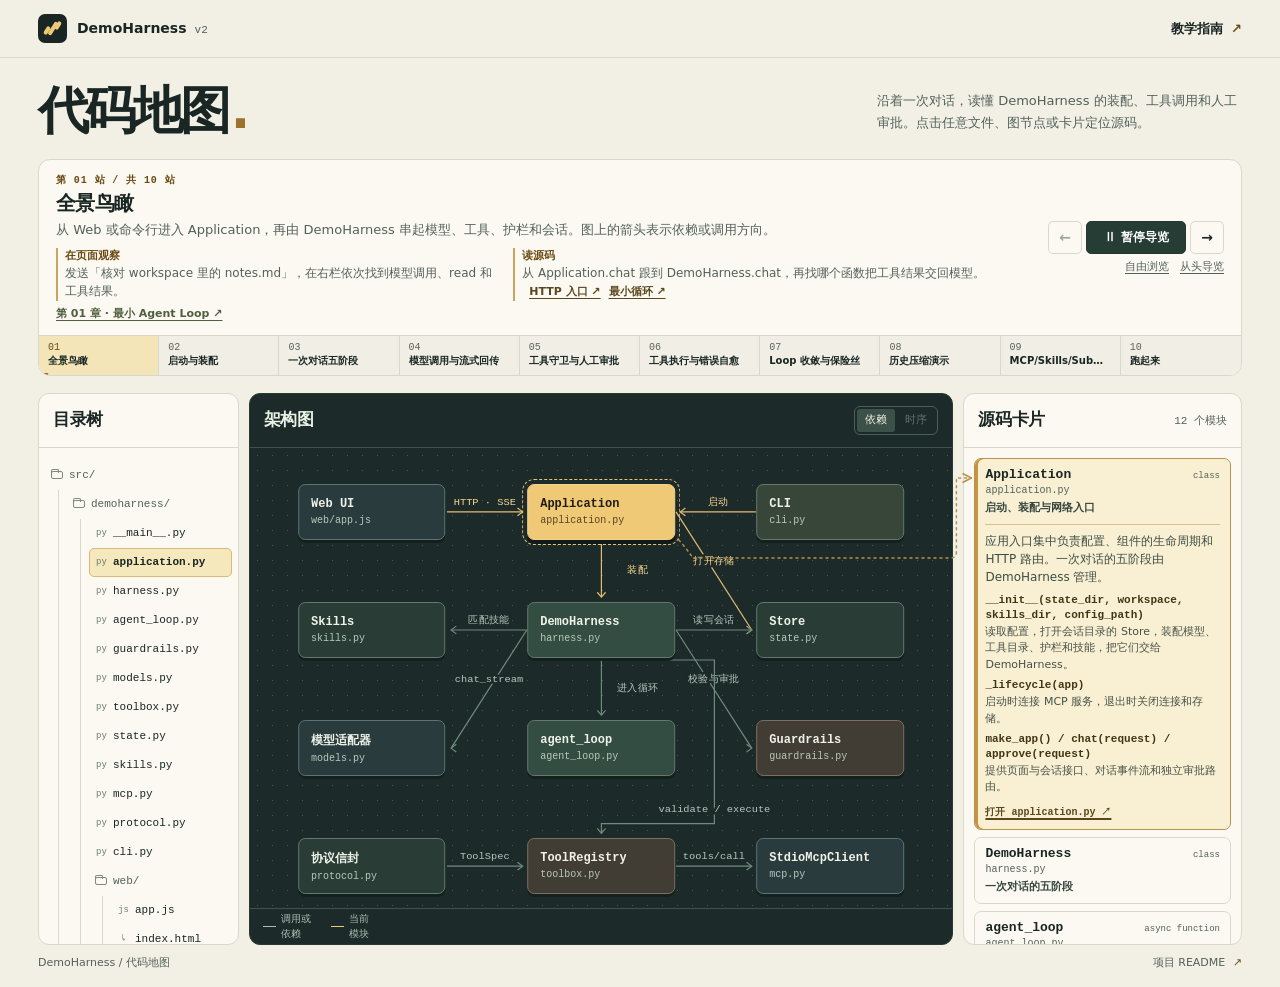
<file: docs/code-map/demoharness-arch/demoharness-arch.html>
<!doctype html>
<html lang="zh-CN">
<head>
  <meta charset="utf-8">
  <meta name="viewport" content="width=device-width, initial-scale=1">
  <meta name="color-scheme" content="light">
  <title>DemoHarness · 代码地图</title>
  <link rel="stylesheet" href="map.css">
  <script defer src="map-data.js"></script>
  <script defer src="map.js"></script>
</head>
<body>
  <header class="masthead">
    <div class="frame masthead-inner">
      <a class="brand" href="./demoharness-arch.html" aria-label="DemoHarness 代码地图首页">
        <span class="brand-mark" aria-hidden="true"><i></i><i></i><i></i></span>
        <span>DemoHarness<span class="version">v2</span></span>
      </a>
      <a class="guide-link" href="../../guide.md">教学指南 <span aria-hidden="true">↗</span></a>
    </div>
  </header>

  <main class="frame">
    <div class="intro">
      <div>
        <h1>代码地图<span class="title-period" aria-hidden="true">.</span></h1>
      </div>
      <p>沿着一次对话，读懂 DemoHarness 的装配、工具调用和人工审批。点击任意文件、图节点或卡片定位源码。</p>
    </div>

    <section class="tour" aria-labelledby="tour-title">
      <div class="tour-body">
        <div class="tour-copy">
          <p id="tour-status" class="tour-status"></p>
          <h2 id="tour-title"></h2>
          <p id="tour-description"></p>
          <dl id="tour-notes" class="tour-notes" hidden>
            <div><dt>在页面观察</dt><dd id="tour-observe"></dd></div>
            <div><dt>读源码</dt><dd id="tour-read"></dd></div>
          </dl>
          <div id="tour-links" class="tour-links"></div>
          <div id="tour-commands" class="tour-commands" hidden></div>
        </div>
        <div class="tour-controls">
          <div class="transport" aria-label="导览播放控制">
            <button type="button" id="tour-prev" class="icon-button" aria-label="上一站" title="上一站">←</button>
            <button type="button" id="tour-play" class="play-button"></button>
            <button type="button" id="tour-next" class="icon-button" aria-label="下一站" title="下一站">→</button>
          </div>
          <div class="tour-modes">
            <button type="button" id="tour-free">自由浏览</button>
            <button type="button" id="tour-restart">从头导览</button>
          </div>
        </div>
      </div>
      <nav id="tour-track" class="tour-track" aria-label="导览站点"></nav>
    </section>

    <noscript><p class="noscript">此页面需要 JavaScript 才能同步目录树、架构图和源码卡片。<a href="../../guide.md">打开教学指南</a>。</p></noscript>

    <div id="workspace" class="workspace">
      <section class="pane tree-pane" aria-labelledby="tree-heading">
        <header class="pane-header">
          <h2 id="tree-heading">目录树</h2>
        </header>
        <div id="tree-scroll" class="pane-scroll tree-scroll">
          <div id="tree"></div>
        </div>
      </section>

      <section class="pane map-pane" aria-labelledby="map-heading">
        <header class="pane-header">
          <h2 id="map-heading">架构图</h2>
          <div class="view-switch" aria-label="图形视图">
            <button type="button" id="map-tab" aria-pressed="true">依赖</button>
            <button type="button" id="sequence-tab" aria-pressed="false" title="第 3 至第 8 站提供调用时序" disabled>时序</button>
            <button type="button" id="sequence-expand" aria-pressed="false" aria-label="放大时序图" hidden>放大</button>
          </div>
        </header>
        <div id="map-scroll" class="pane-scroll map-scroll">
          <div id="graph"></div>
          <div id="sequence" hidden></div>
        </div>
        <footer id="map-legend" class="map-legend"></footer>
      </section>

      <section class="pane cards-pane" aria-labelledby="cards-heading">
        <header class="pane-header">
          <h2 id="cards-heading">源码卡片</h2>
          <span id="cards-count" class="cards-count"></span>
        </header>
        <div id="cards-scroll" class="pane-scroll cards-scroll">
          <div id="cards"></div>
        </div>
      </section>

      <svg id="pointer" class="pointer" aria-hidden="true">
        <defs>
          <marker id="pointer-arrow" viewBox="0 0 10 10" refX="9" refY="5" markerWidth="7" markerHeight="7" orient="auto">
            <path d="M 1 1 L 9 5 L 1 9"></path>
          </marker>
        </defs>
        <path id="pointer-path" marker-end="url(#pointer-arrow)"></path>
      </svg>
    </div>

    <footer class="page-footer">
      <span>DemoHarness <span aria-hidden="true">/</span> 代码地图</span>
      <a href="../../../README.md">项目 README <span aria-hidden="true">↗</span></a>
    </footer>
  </main>
</body>
</html>
</file>
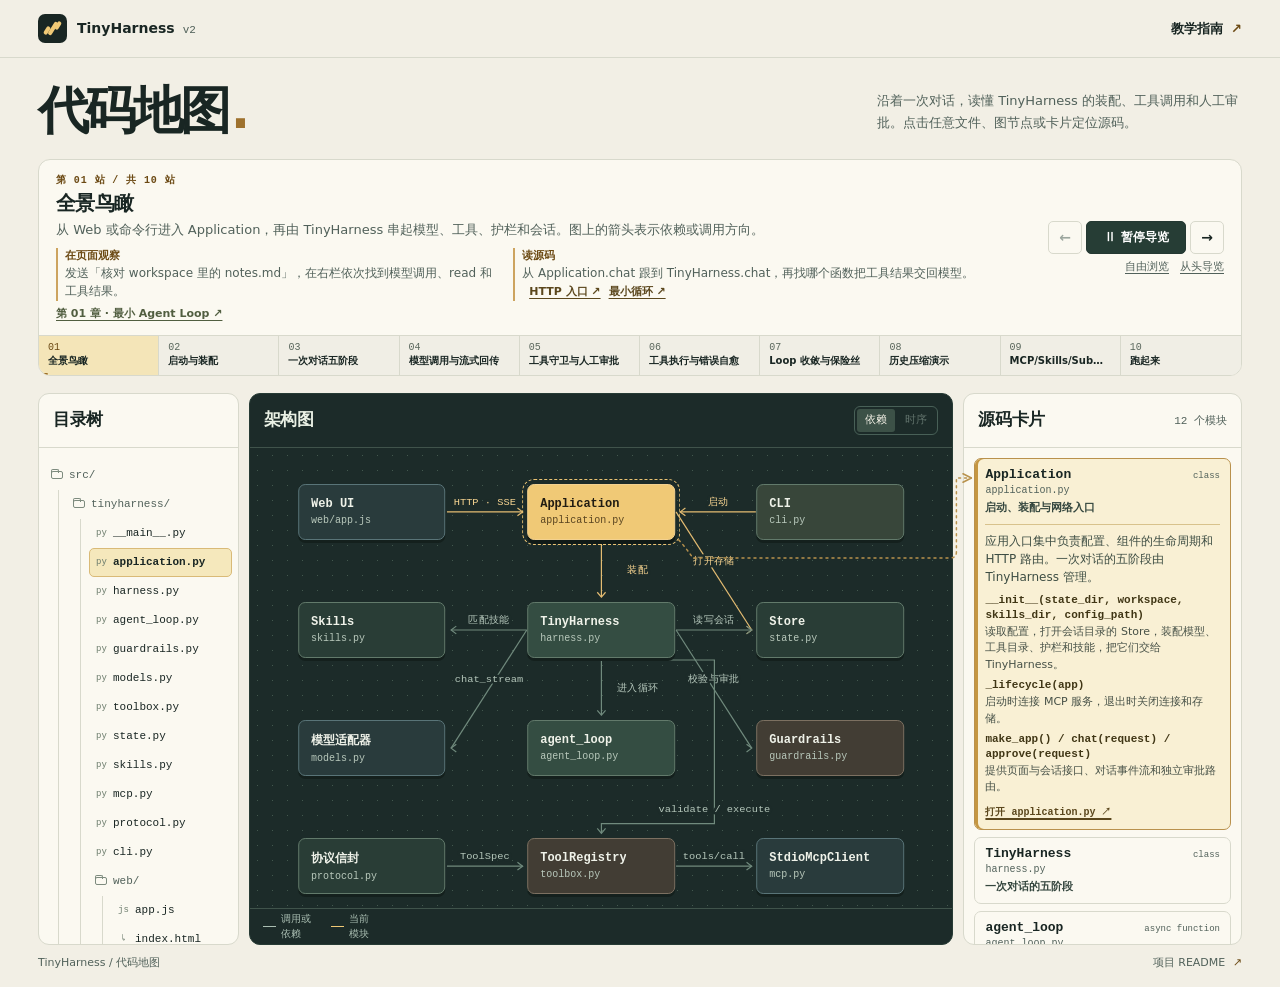
<file: docs/code-map/tinyharness-arch/tinyharness-arch.html>
<!doctype html>
<html lang="zh-CN">
<head>
  <meta charset="utf-8">
  <meta name="viewport" content="width=device-width, initial-scale=1">
  <meta name="color-scheme" content="light">
  <title>TinyHarness · 代码地图</title>
  <link rel="stylesheet" href="map.css">
  <script defer src="map-data.js"></script>
  <script defer src="map.js"></script>
</head>
<body>
  <header class="masthead">
    <div class="frame masthead-inner">
      <a class="brand" href="./tinyharness-arch.html" aria-label="TinyHarness 代码地图首页">
        <span class="brand-mark" aria-hidden="true"><i></i><i></i><i></i></span>
        <span>TinyHarness<span class="version">v2</span></span>
      </a>
      <a class="guide-link" href="../../guide.md">教学指南 <span aria-hidden="true">↗</span></a>
    </div>
  </header>

  <main class="frame">
    <div class="intro">
      <div>
        <h1>代码地图<span class="title-period" aria-hidden="true">.</span></h1>
      </div>
      <p>沿着一次对话，读懂 TinyHarness 的装配、工具调用和人工审批。点击任意文件、图节点或卡片定位源码。</p>
    </div>

    <section class="tour" aria-labelledby="tour-title">
      <div class="tour-body">
        <div class="tour-copy">
          <p id="tour-status" class="tour-status"></p>
          <h2 id="tour-title"></h2>
          <p id="tour-description"></p>
          <dl id="tour-notes" class="tour-notes" hidden>
            <div><dt>在页面观察</dt><dd id="tour-observe"></dd></div>
            <div><dt>读源码</dt><dd id="tour-read"></dd></div>
          </dl>
          <div id="tour-links" class="tour-links"></div>
          <div id="tour-commands" class="tour-commands" hidden></div>
        </div>
        <div class="tour-controls">
          <div class="transport" aria-label="导览播放控制">
            <button type="button" id="tour-prev" class="icon-button" aria-label="上一站" title="上一站">←</button>
            <button type="button" id="tour-play" class="play-button"></button>
            <button type="button" id="tour-next" class="icon-button" aria-label="下一站" title="下一站">→</button>
          </div>
          <div class="tour-modes">
            <button type="button" id="tour-free">自由浏览</button>
            <button type="button" id="tour-restart">从头导览</button>
          </div>
        </div>
      </div>
      <nav id="tour-track" class="tour-track" aria-label="导览站点"></nav>
    </section>

    <noscript><p class="noscript">此页面需要 JavaScript 才能同步目录树、架构图和源码卡片。<a href="../../guide.md">打开教学指南</a>。</p></noscript>

    <div id="workspace" class="workspace">
      <section class="pane tree-pane" aria-labelledby="tree-heading">
        <header class="pane-header">
          <h2 id="tree-heading">目录树</h2>
        </header>
        <div id="tree-scroll" class="pane-scroll tree-scroll">
          <div id="tree"></div>
        </div>
      </section>

      <section class="pane map-pane" aria-labelledby="map-heading">
        <header class="pane-header">
          <h2 id="map-heading">架构图</h2>
          <div class="view-switch" aria-label="图形视图">
            <button type="button" id="map-tab" aria-pressed="true">依赖</button>
            <button type="button" id="sequence-tab" aria-pressed="false" title="第 3 至第 8 站提供调用时序" disabled>时序</button>
            <button type="button" id="sequence-expand" aria-pressed="false" aria-label="放大时序图" hidden>放大</button>
          </div>
        </header>
        <div id="map-scroll" class="pane-scroll map-scroll">
          <div id="graph"></div>
          <div id="sequence" hidden></div>
        </div>
        <footer id="map-legend" class="map-legend"></footer>
      </section>

      <section class="pane cards-pane" aria-labelledby="cards-heading">
        <header class="pane-header">
          <h2 id="cards-heading">源码卡片</h2>
          <span id="cards-count" class="cards-count"></span>
        </header>
        <div id="cards-scroll" class="pane-scroll cards-scroll">
          <div id="cards"></div>
        </div>
      </section>

      <svg id="pointer" class="pointer" aria-hidden="true">
        <defs>
          <marker id="pointer-arrow" viewBox="0 0 10 10" refX="9" refY="5" markerWidth="7" markerHeight="7" orient="auto">
            <path d="M 1 1 L 9 5 L 1 9"></path>
          </marker>
        </defs>
        <path id="pointer-path" marker-end="url(#pointer-arrow)"></path>
      </svg>
    </div>

    <footer class="page-footer">
      <span>TinyHarness <span aria-hidden="true">/</span> 代码地图</span>
      <a href="../../../README.md">项目 README <span aria-hidden="true">↗</span></a>
    </footer>
  </main>
</body>
</html>
</file>
<file: docs/code-map/demoharness-arch/map.css>
:root {
  color-scheme: light;
  --paper: #f2efe5;
  --panel: #fbf9f1;
  --ink: #192623;
  --muted: #51615a;
  --line: #d8d9cc;
  --accent: #f0c976;
  --accent-ink: #6b4913;
  --canvas: #1c2b29;
  --canvas-ink: #eaf1e5;
  --canvas-muted: #aabeb2;
  --mono: "SFMono-Regular", Consolas, "Liberation Mono", monospace;
  --sans: system-ui, -apple-system, BlinkMacSystemFont, "PingFang SC", "Microsoft YaHei", sans-serif;
}

* { box-sizing: border-box; }
[hidden] { display: none !important; }
body { margin: 0; color: var(--ink); background: var(--paper); font: 14px/1.5 var(--sans); }
button, a { -webkit-tap-highlight-color: transparent; }
button { color: inherit; font: inherit; cursor: pointer; }
button:disabled { cursor: default; }
a { color: inherit; text-underline-offset: 3px; }
button:focus-visible, a:focus-visible { outline: 2px solid #ad7323; outline-offset: 3px; }
h1, h2, h3, p { margin: 0; }
code { font-family: var(--mono); }
.frame { width: min(100% - 76px, 1500px); margin-inline: auto; }

.masthead { border-bottom: 1px solid var(--line); }
.masthead-inner { min-height: 57px; display: flex; align-items: center; justify-content: space-between; }
.brand { display: inline-flex; align-items: center; gap: 10px; text-decoration: none; font-weight: 780; }
.brand-mark { position: relative; display: block; width: 29px; height: 29px; border-radius: 7px; background: var(--ink); }
.brand-mark i { position: absolute; width: 4px; border-radius: 2px; background: var(--accent); transform: rotate(32deg); }
.brand-mark i:nth-child(1) { top: 12px; left: 7px; height: 9px; }
.brand-mark i:nth-child(2) { top: 7px; left: 12.5px; height: 15px; }
.brand-mark i:nth-child(3) { top: 7px; left: 18px; height: 9px; }
.version { margin-left: 8px; color: var(--muted); font: 11px var(--mono); }
.guide-link { font-size: 13px; font-weight: 650; text-decoration: none; }
.guide-link span, .page-footer a span { margin-left: 4px; color: var(--accent-ink); }
.guide-link:hover, .page-footer a:hover { text-decoration: underline; }

.intro { display: flex; align-items: flex-end; justify-content: space-between; gap: 28px; margin-block: 25px 22px; }
.intro h1 { font-size: clamp(37px, 4vw, 56px); line-height: 1.06; font-weight: 780; letter-spacing: -.07em; }
.title-period { margin-left: 3px; color: #9e712d; }
.intro > p { max-width: 365px; padding-bottom: 3px; color: var(--muted); font-size: 13px; line-height: 1.7; }

.tour { margin-bottom: 17px; border: 1px solid var(--line); border-radius: 12px; background: var(--panel); overflow: hidden; }
.tour-body { display: flex; justify-content: space-between; align-items: center; gap: 24px; padding: 13px 17px 12px; }
.tour-status { color: var(--accent-ink); font: 650 10px var(--mono); letter-spacing: .09em; }
.tour-copy h2 { margin-block: 1px 2px; font-size: 20px; font-weight: 780; letter-spacing: -.03em; }
#tour-description { max-width: 860px; color: var(--muted); font-size: 13px; }
.tour-notes { display: grid; grid-template-columns: 1fr 1.15fr; gap: 7px 13px; margin: 8px 0 2px; }
.tour-notes > div { border-left: 2px solid #cda45f; padding-left: 7px; }
.tour-notes dt { color: var(--accent-ink); font-size: 11px; font-weight: 750; }
.tour-notes dd { margin: 0; color: var(--muted); font-size: 12px; }
.tour-source-links { display: inline-flex; flex-wrap: wrap; gap: 1px 8px; margin-left: 7px; }
.tour-source-links a { color: #5b471d; font-size: 11px; font-weight: 700; }
.tour-links { display: flex; flex-wrap: wrap; align-items: center; gap: 4px 14px; min-height: 18px; margin-top: 4px; }
.tour-links:empty { display: none; }
.tour-links a { font-size: 11px; color: #515e40; font-weight: 700; }
.tour-commands { display: flex; flex-wrap: wrap; align-items: center; gap: 6px; margin-top: 8px; }
.tour-commands code { display: inline-block; padding: 3px 7px; border: 1px solid var(--line); border-radius: 4px; background: var(--paper); font-size: 12px; }
.tour-commands a { font: 12px var(--mono); }
.tour-controls { flex: none; display: flex; flex-direction: column; align-items: flex-end; gap: 5px; }
.transport { display: flex; align-items: center; gap: 4px; }
.transport button { min-height: 33px; border-radius: 5px; font-weight: 700; }
.icon-button { width: 34px; border: 1px solid var(--line); background: transparent; }
.icon-button:hover:not(:disabled) { background: #ebeae1; }
.icon-button:disabled { color: #9ca69e; }
.play-button { min-width: 100px; padding-inline: 8px; border: 1px solid #243832; color: white; background: #263d35; font-size: 12px; }
.play-button:hover { background: #36584a; }
.play-button span { margin-right: 5px; font-family: var(--mono); }
.tour-modes { display: flex; gap: 11px; }
.tour-modes button { padding: 0; border: 0; background: transparent; color: var(--muted); font-size: 11px; text-decoration: underline; text-underline-offset: 3px; }
.tour-modes button:hover { color: var(--ink); }
.tour-track { display: grid; grid-template-columns: repeat(10, 1fr); border-top: 1px solid var(--line); }
.station {
  position: relative;
  min-width: 0;
  padding: 6px 9px 7px;
  overflow: hidden;
  border: 0;
  border-right: 1px solid var(--line);
  background: #f0eee5;
  text-align: left;
}
.station:last-child { border-right: 0; }
.station:hover { background: #e6e6d9; }
.station.is-current { background: #f4e5b8; }
.station .station-index { display: block; color: #59665c; font: 10px var(--mono); }
.station.is-current .station-index { color: var(--accent-ink); }
.station .station-name { display: block; overflow: hidden; font-size: 10px; font-weight: 700; text-overflow: ellipsis; white-space: nowrap; }
.station::after {
  position: absolute;
  inset: auto 0 0;
  height: 2px;
  content: "";
  background: #9d712a;
  transform: scaleX(var(--progress, 0));
  transform-origin: left;
}

.workspace { position: relative; display: grid; grid-template-columns: minmax(155px, .72fr) minmax(0, 2.53fr) minmax(235px, 1fr); gap: 10px; }
.workspace.is-expanded { grid-template-columns: minmax(0, 1fr); }
.workspace.is-expanded :is(.tree-pane, .cards-pane, .pointer) { display: none; }
.workspace.is-expanded .map-pane { min-height: 70vh; }
.pane {
  display: flex;
  min-width: 0;
  height: 552px;
  flex-direction: column;
  border: 1px solid var(--line);
  border-radius: 11px;
  background: var(--panel);
  overflow: hidden;
}
.pane-header { display: flex; align-items: center; justify-content: space-between; flex: 0 0 54px; gap: 8px; padding: 0 14px; border-bottom: 1px solid var(--line); }
.pane-header h2 { font-size: 17px; line-height: 1.28; font-weight: 780; letter-spacing: -.02em; }
.pane-scroll { flex: 1 1 auto; min-width: 0; min-height: 0; overflow: auto; }
.cards-count { color: var(--muted); font: 11px var(--mono); }

.tree-scroll { padding: 13px 6px; }
.tree-list { margin: 0 0 0 13px; padding-left: 8px; border-left: 1px solid var(--line); list-style: none; }
.tree-list.tree-root { margin: 0; padding: 0; border: 0; }
.tree-folder, .tree-file { min-height: 29px; white-space: nowrap; }
.tree-folder { display: flex; align-items: center; gap: 6px; padding-inline: 6px; color: var(--muted); font: 11px var(--mono); }
.folder-icon { width: 12px; height: 8px; border: 1px solid #7d8b7e; border-radius: 2px; position: relative; }
.folder-icon::before { position: absolute; top: -3px; left: -1px; width: 6px; height: 3px; border: 1px solid #7d8b7e; border-bottom: 0; border-radius: 2px 2px 0 0; content: ""; }
.tree-file { display: flex; align-items: center; gap: 5px; width: 100%; padding: 3px 5px; border: 1px solid transparent; border-radius: 5px; background: transparent; font: 11px var(--mono); text-align: left; }
.file-icon { display: inline-flex; align-items: center; justify-content: center; flex: 0 0 13px; color: #6d7d6d; font: 9px var(--mono); }
.tree-file:hover { background: #eeeee2; }
.tree-file.is-selected { border-color: #d9ba77; background: #f5e8bc; font-weight: 750; }

.map-pane { border-color: #273b35; color: var(--canvas-ink); background: var(--canvas); }
.map-pane .pane-header { border-color: #40534b; }
.view-switch { display: flex; gap: 2px; padding: 2px; border: 1px solid #486057; border-radius: 6px; }
.view-switch button { min-width: 38px; padding: 3px 6px; border: 0; border-radius: 3px; background: transparent; color: var(--canvas-muted); font-size: 11px; }
.view-switch button[aria-pressed="true"] { color: #f7f4e9; background: #3c5147; }
.view-switch button:disabled { opacity: .48; }
.view-switch button:hover:not(:disabled):not([aria-pressed="true"]) { color: white; }
.map-scroll { position: relative; background: radial-gradient(circle, #43584e 0.7px, transparent 0.9px) 0 0 / 15px 15px; scrollbar-color: #657e70 var(--canvas); }
.graph { position: relative; width: min(100%, 718px); min-width: 574px; height: 455px; margin-inline: auto; }
.graph-lines { position: absolute; inset: 0; width: 100%; height: 100%; pointer-events: none; }
.edge { fill: none; stroke: #708a7d; stroke-width: 1.2; vector-effect: non-scaling-stroke; }
.edge.tip { stroke: #708a7d; }
.edge.is-related, .edge.is-related.tip { stroke: #e4bc72; }
.edge-label { fill: #b6c8bc; stroke: var(--canvas); stroke-width: 5px; paint-order: stroke; stroke-linejoin: round; font: 10px var(--mono); text-anchor: middle; }
.edge-label.is-related { fill: #f8d591; }
.graph-node {
  position: absolute;
  display: flex;
  width: 21%;
  height: 56px;
  flex-direction: column;
  align-items: flex-start;
  justify-content: center;
  gap: 4px;
  padding: 4px 8px 4px 12px;
  transform: translate(-50%, -50%);
  border: 1px solid #627a6b;
  border-radius: 7px;
  box-shadow: 0 3px 0 #14201d;
  color: #eff2e9;
  background: #293d36;
  text-align: left;
}
.graph-node strong { max-width: 100%; overflow: hidden; font: 700 12px var(--mono); text-overflow: ellipsis; white-space: nowrap; }
.graph-node small { max-width: 100%; overflow: hidden; color: #b9c9bc; font: 10px var(--mono); text-overflow: ellipsis; white-space: nowrap; }
.graph-node[data-type="entry"] { background: #38463a; }
.graph-node[data-type="core"] { background: #344d42; }
.graph-node[data-type="guard"] { background: #423d34; border-color: #7c7061; }
.graph-node[data-type="interface"] { background: #293b3c; border-color: #597478; }
.graph-node:hover, .graph-node:focus-visible { border-color: var(--accent); }
.graph-node.is-selected {
  z-index: 2;
  border-color: #f3d190;
  outline: 1px dashed #ebc374;
  outline-offset: 4px;
  box-shadow: 0 4px 0 #101a17;
  color: #211c12;
  background: var(--accent);
}
.graph-node.is-selected small { color: #594420; }
.map-legend {
  display: flex;
  flex: 0 0 auto;
  flex-wrap: wrap;
  gap: 13px;
  min-height: 36px;
  align-items: center;
  padding-inline: 13px;
  border-top: 1px solid #40534b;
  color: var(--canvas-muted);
  font-size: 10px;
}
.legend-item { display: inline-flex; align-items: center; gap: 5px; }
.legend-line { flex: 0 0 13px; border-top: 1px solid currentColor; }
.legend-line.is-dashed { border-top-style: dashed; }
.legend-line.is-selected { color: var(--accent); }
.sequence-status { margin-left: auto; white-space: nowrap; font-variant-numeric: tabular-nums; }
.sequence-status a { margin-left: 5px; color: var(--accent); text-underline-offset: 2px; }

.sequence-board { position: relative; min-width: var(--board-width); padding: 0 9px 7px; }
.sequence-participants { position: sticky; top: 0; z-index: 3; display: grid; grid-template-columns: repeat(var(--lanes), minmax(0, 1fr)); gap: 6px; padding-block: 9px; background: var(--canvas); border-bottom: 1px solid #40534b; }
.sequence-node {
  min-width: 0;
  overflow: hidden;
  border: 1px solid #627a6b;
  border-radius: 4px;
  padding: 6px 3px;
  color: var(--canvas-ink);
  background: #344d42;
  font: 700 11px var(--mono);
  text-overflow: ellipsis;
  white-space: nowrap;
}
.sequence-node:hover, .sequence-node:focus-visible { border-color: var(--accent); }
.sequence-node.is-selected { border-color: var(--accent); outline: 1px dashed var(--accent); outline-offset: 2px; color: #211c12; background: var(--accent); }
.sequence-rows { position: relative; isolation: isolate; padding-block: 3px; }
.lifelines { position: absolute; inset: 0; z-index: -1; display: grid; grid-template-columns: repeat(var(--lanes), 1fr); pointer-events: none; }
.lifelines span { justify-self: center; height: 100%; border-left: 1px dashed #557068; }
.sequence-row {
  position: relative;
  display: block;
  width: 100%;
  min-height: 66px;
  border: 1px solid transparent;
  border-radius: 5px;
  color: var(--canvas-ink);
  background: transparent;
  padding: 0;
}
.sequence-row:hover { background: #37514666; }
.sequence-row.is-active { z-index: 1; border-color: #746743; background: #333c30bc; }
.sequence-row.is-related:not(.is-active) { border-color: #496458; }
.sequence-index { position: absolute; top: 7px; left: 3px; color: #a4b6ac; font: 9px var(--mono); }
.sequence-row.is-active .sequence-index { color: var(--accent); }
.sequence-arrow {
  position: absolute;
  top: 48%;
  left: var(--from);
  width: var(--length);
  color: #a8c4b5;
  border-top: 1px solid currentColor;
}
.sequence-arrow::after { position: absolute; top: -4px; right: 0; width: 6px; height: 6px; transform: rotate(45deg); border: solid currentColor; border-width: 1px 1px 0 0; content: ""; }
.sequence-row.to-left .sequence-arrow::after { left: 0; right: auto; transform: rotate(225deg); }
.sequence-row.is-return .sequence-arrow { border-top-style: dashed; }
.sequence-row.is-self .sequence-arrow { top: calc(48% - 7px); width: 25px; height: 8px; border-right: 1px solid currentColor; border-bottom: 1px solid currentColor; }
.sequence-row.is-self .sequence-arrow::after { top: auto; bottom: -4px; left: 1px; right: auto; transform: rotate(225deg); }
.sequence-message { position: absolute; left: clamp(87px, var(--mid), calc(100% - 87px)); width: max-content; max-width: min(310px, 72%); transform: translateX(-50%); border-radius: 3px; padding: 1px 4px; color: #e7eee4; background: var(--canvas); text-align: center; line-height: 1.2; }
.sequence-message code { font-weight: 650; white-space: normal; }
.sequence-name { bottom: 60%; font-size: 11px; }
.sequence-note { top: 58%; color: #bccdc2; font-size: 10px; }
.sequence-row.is-active .sequence-arrow, .sequence-row.is-active .sequence-name { color: var(--accent); }
.sequence-row.is-active .sequence-note { color: var(--canvas-ink); }

.cards-scroll { padding: 10px; }
.cards { display: grid; gap: 7px; }
.source-card { border: 1px solid var(--line); border-radius: 7px; background: var(--panel); }
.source-card:hover { border-color: #9ca793; }
.source-card.is-selected { border-color: #b9914d; background: #f9f0d4; box-shadow: inset 3px 0 0 #c59641; }
.card-select { display: block; width: 100%; border: 0; padding: 8px 10px; background: transparent; text-align: left; }
.card-heading { display: flex; flex-wrap: wrap; align-items: baseline; gap: 1px 6px; justify-content: space-between; }
.card-heading strong { overflow-wrap: anywhere; font: 750 13px var(--mono); }
.card-heading small { color: var(--muted); font: 9px var(--mono); }
.card-file { display: block; margin-top: 3px; color: var(--muted); font: 10px var(--mono); }
.card-role { display: block; margin-top: 4px; color: #34463e; font-size: 11px; }
.card-content { margin-inline: 10px; border-top: 1px solid #d8c28c; padding-block: 7px 10px; }
.card-description { color: #3d4d43; font-size: 12px; }
.card-members { margin: 7px 0 9px; }
.card-members dt { margin-bottom: 1px; color: #403615; font: 700 11px/1.35 var(--mono); overflow-wrap: anywhere; }
.card-members dd { margin: 0 0 5px; color: #475147; font-size: 11px; }
.source-links { display: flex; flex-wrap: wrap; gap: 4px 9px; }
.source-links a { color: #5b471d; font: 700 10px var(--mono); }
.source-links a[data-current] { text-decoration-thickness: 2px; }
.pointer { position: absolute; inset: 0; z-index: 4; width: 100%; height: 100%; overflow: visible; pointer-events: none; }
.pointer path { fill: none; stroke: #b8914c; stroke-width: 1.5px; stroke-linecap: round; stroke-linejoin: round; }
#pointer-path { stroke-dasharray: 2 4; }

.page-footer { display: flex; justify-content: space-between; align-items: center; padding-block: 10px 16px; color: var(--muted); font-size: 11px; }
.page-footer a { text-decoration: none; }
.noscript { margin: 12px 0; padding: 12px; border: 1px solid var(--line); border-radius: 6px; }

@media (max-width: 1250px) {
  .frame { width: calc(100% - 38px); }
  .workspace { grid-template-columns: minmax(151px, .72fr) minmax(0, 2.6fr) minmax(224px, 1.05fr); }
  .station { padding-inline: 6px; }
}

@media (max-width: 980px) {
  .workspace { grid-template-columns: minmax(146px, 1fr) minmax(220px, 1.55fr); }
  .map-pane { grid-row: 1; grid-column: 1 / -1; }
  .tree-pane, .cards-pane { height: 340px; }
  .pointer { display: none; }
  .station .station-name { display: none; }
  .station { min-height: 29px; text-align: center; }
}

@media (max-width: 540px) {
  .frame { width: calc(100% - 24px); }
  .intro { align-items: flex-start; flex-direction: column; gap: 7px; margin-block: 18px 13px; }
  .intro > p { padding: 0; }
  .tour-body { align-items: flex-start; flex-direction: column; gap: 8px; padding: 10px; }
  .tour-notes { grid-template-columns: 1fr; }
  .tour-controls { width: 100%; flex-wrap: wrap; flex-direction: row; align-items: center; justify-content: space-between; }
  .tour-controls button { min-height: 30px; }
  .workspace { grid-template-columns: minmax(0, 1fr); }
  .pane { grid-column: 1; }
  .map-pane { height: 534px; }
  .tree-pane { height: 245px; }
  .cards-pane { height: 440px; }
  .pane-header { flex-basis: 50px; }
  .map-legend { padding-inline: 9px; gap: 9px; }
}
</file>
<file: docs/code-map/tinyharness-arch/map.css>
:root {
  color-scheme: light;
  --paper: #f2efe5;
  --panel: #fbf9f1;
  --ink: #192623;
  --muted: #51615a;
  --line: #d8d9cc;
  --accent: #f0c976;
  --accent-ink: #6b4913;
  --canvas: #1c2b29;
  --canvas-ink: #eaf1e5;
  --canvas-muted: #aabeb2;
  --mono: "SFMono-Regular", Consolas, "Liberation Mono", monospace;
  --sans: system-ui, -apple-system, BlinkMacSystemFont, "PingFang SC", "Microsoft YaHei", sans-serif;
}

* { box-sizing: border-box; }
[hidden] { display: none !important; }
body { margin: 0; color: var(--ink); background: var(--paper); font: 14px/1.5 var(--sans); }
button, a { -webkit-tap-highlight-color: transparent; }
button { color: inherit; font: inherit; cursor: pointer; }
button:disabled { cursor: default; }
a { color: inherit; text-underline-offset: 3px; }
button:focus-visible, a:focus-visible { outline: 2px solid #ad7323; outline-offset: 3px; }
h1, h2, h3, p { margin: 0; }
code { font-family: var(--mono); }
.frame { width: min(100% - 76px, 1500px); margin-inline: auto; }

.masthead { border-bottom: 1px solid var(--line); }
.masthead-inner { min-height: 57px; display: flex; align-items: center; justify-content: space-between; }
.brand { display: inline-flex; align-items: center; gap: 10px; text-decoration: none; font-weight: 780; }
.brand-mark { position: relative; display: block; width: 29px; height: 29px; border-radius: 7px; background: var(--ink); }
.brand-mark i { position: absolute; width: 4px; border-radius: 2px; background: var(--accent); transform: rotate(32deg); }
.brand-mark i:nth-child(1) { top: 12px; left: 7px; height: 9px; }
.brand-mark i:nth-child(2) { top: 7px; left: 12.5px; height: 15px; }
.brand-mark i:nth-child(3) { top: 7px; left: 18px; height: 9px; }
.version { margin-left: 8px; color: var(--muted); font: 11px var(--mono); }
.guide-link { font-size: 13px; font-weight: 650; text-decoration: none; }
.guide-link span, .page-footer a span { margin-left: 4px; color: var(--accent-ink); }
.guide-link:hover, .page-footer a:hover { text-decoration: underline; }

.intro { display: flex; align-items: flex-end; justify-content: space-between; gap: 28px; margin-block: 25px 22px; }
.intro h1 { font-size: clamp(37px, 4vw, 56px); line-height: 1.06; font-weight: 780; letter-spacing: -.07em; }
.title-period { margin-left: 3px; color: #9e712d; }
.intro > p { max-width: 365px; padding-bottom: 3px; color: var(--muted); font-size: 13px; line-height: 1.7; }

.tour { margin-bottom: 17px; border: 1px solid var(--line); border-radius: 12px; background: var(--panel); overflow: hidden; }
.tour-body { display: flex; justify-content: space-between; align-items: center; gap: 24px; padding: 13px 17px 12px; }
.tour-status { color: var(--accent-ink); font: 650 10px var(--mono); letter-spacing: .09em; }
.tour-copy h2 { margin-block: 1px 2px; font-size: 20px; font-weight: 780; letter-spacing: -.03em; }
#tour-description { max-width: 860px; color: var(--muted); font-size: 13px; }
.tour-notes { display: grid; grid-template-columns: 1fr 1.15fr; gap: 7px 13px; margin: 8px 0 2px; }
.tour-notes > div { border-left: 2px solid #cda45f; padding-left: 7px; }
.tour-notes dt { color: var(--accent-ink); font-size: 11px; font-weight: 750; }
.tour-notes dd { margin: 0; color: var(--muted); font-size: 12px; }
.tour-source-links { display: inline-flex; flex-wrap: wrap; gap: 1px 8px; margin-left: 7px; }
.tour-source-links a { color: #5b471d; font-size: 11px; font-weight: 700; }
.tour-links { display: flex; flex-wrap: wrap; align-items: center; gap: 4px 14px; min-height: 18px; margin-top: 4px; }
.tour-links:empty { display: none; }
.tour-links a { font-size: 11px; color: #515e40; font-weight: 700; }
.tour-commands { display: flex; flex-wrap: wrap; align-items: center; gap: 6px; margin-top: 8px; }
.tour-commands code { display: inline-block; padding: 3px 7px; border: 1px solid var(--line); border-radius: 4px; background: var(--paper); font-size: 12px; }
.tour-commands a { font: 12px var(--mono); }
.tour-controls { flex: none; display: flex; flex-direction: column; align-items: flex-end; gap: 5px; }
.transport { display: flex; align-items: center; gap: 4px; }
.transport button { min-height: 33px; border-radius: 5px; font-weight: 700; }
.icon-button { width: 34px; border: 1px solid var(--line); background: transparent; }
.icon-button:hover:not(:disabled) { background: #ebeae1; }
.icon-button:disabled { color: #9ca69e; }
.play-button { min-width: 100px; padding-inline: 8px; border: 1px solid #243832; color: white; background: #263d35; font-size: 12px; }
.play-button:hover { background: #36584a; }
.play-button span { margin-right: 5px; font-family: var(--mono); }
.tour-modes { display: flex; gap: 11px; }
.tour-modes button { padding: 0; border: 0; background: transparent; color: var(--muted); font-size: 11px; text-decoration: underline; text-underline-offset: 3px; }
.tour-modes button:hover { color: var(--ink); }
.tour-track { display: grid; grid-template-columns: repeat(10, 1fr); border-top: 1px solid var(--line); }
.station {
  position: relative;
  min-width: 0;
  padding: 6px 9px 7px;
  overflow: hidden;
  border: 0;
  border-right: 1px solid var(--line);
  background: #f0eee5;
  text-align: left;
}
.station:last-child { border-right: 0; }
.station:hover { background: #e6e6d9; }
.station.is-current { background: #f4e5b8; }
.station .station-index { display: block; color: #59665c; font: 10px var(--mono); }
.station.is-current .station-index { color: var(--accent-ink); }
.station .station-name { display: block; overflow: hidden; font-size: 10px; font-weight: 700; text-overflow: ellipsis; white-space: nowrap; }
.station::after {
  position: absolute;
  inset: auto 0 0;
  height: 2px;
  content: "";
  background: #9d712a;
  transform: scaleX(var(--progress, 0));
  transform-origin: left;
}

.workspace { position: relative; display: grid; grid-template-columns: minmax(155px, .72fr) minmax(0, 2.53fr) minmax(235px, 1fr); gap: 10px; }
.workspace.is-expanded { grid-template-columns: minmax(0, 1fr); }
.workspace.is-expanded :is(.tree-pane, .cards-pane, .pointer) { display: none; }
.workspace.is-expanded .map-pane { min-height: 70vh; }
.pane {
  display: flex;
  min-width: 0;
  height: 552px;
  flex-direction: column;
  border: 1px solid var(--line);
  border-radius: 11px;
  background: var(--panel);
  overflow: hidden;
}
.pane-header { display: flex; align-items: center; justify-content: space-between; flex: 0 0 54px; gap: 8px; padding: 0 14px; border-bottom: 1px solid var(--line); }
.pane-header h2 { font-size: 17px; line-height: 1.28; font-weight: 780; letter-spacing: -.02em; }
.pane-scroll { flex: 1 1 auto; min-width: 0; min-height: 0; overflow: auto; }
.cards-count { color: var(--muted); font: 11px var(--mono); }

.tree-scroll { padding: 13px 6px; }
.tree-list { margin: 0 0 0 13px; padding-left: 8px; border-left: 1px solid var(--line); list-style: none; }
.tree-list.tree-root { margin: 0; padding: 0; border: 0; }
.tree-folder, .tree-file { min-height: 29px; white-space: nowrap; }
.tree-folder { display: flex; align-items: center; gap: 6px; padding-inline: 6px; color: var(--muted); font: 11px var(--mono); }
.folder-icon { width: 12px; height: 8px; border: 1px solid #7d8b7e; border-radius: 2px; position: relative; }
.folder-icon::before { position: absolute; top: -3px; left: -1px; width: 6px; height: 3px; border: 1px solid #7d8b7e; border-bottom: 0; border-radius: 2px 2px 0 0; content: ""; }
.tree-file { display: flex; align-items: center; gap: 5px; width: 100%; padding: 3px 5px; border: 1px solid transparent; border-radius: 5px; background: transparent; font: 11px var(--mono); text-align: left; }
.file-icon { display: inline-flex; align-items: center; justify-content: center; flex: 0 0 13px; color: #6d7d6d; font: 9px var(--mono); }
.tree-file:hover { background: #eeeee2; }
.tree-file.is-selected { border-color: #d9ba77; background: #f5e8bc; font-weight: 750; }

.map-pane { border-color: #273b35; color: var(--canvas-ink); background: var(--canvas); }
.map-pane .pane-header { border-color: #40534b; }
.view-switch { display: flex; gap: 2px; padding: 2px; border: 1px solid #486057; border-radius: 6px; }
.view-switch button { min-width: 38px; padding: 3px 6px; border: 0; border-radius: 3px; background: transparent; color: var(--canvas-muted); font-size: 11px; }
.view-switch button[aria-pressed="true"] { color: #f7f4e9; background: #3c5147; }
.view-switch button:disabled { opacity: .48; }
.view-switch button:hover:not(:disabled):not([aria-pressed="true"]) { color: white; }
.map-scroll { position: relative; background: radial-gradient(circle, #43584e 0.7px, transparent 0.9px) 0 0 / 15px 15px; scrollbar-color: #657e70 var(--canvas); }
.graph { position: relative; width: min(100%, 718px); min-width: 574px; height: 455px; margin-inline: auto; }
.graph-lines { position: absolute; inset: 0; width: 100%; height: 100%; pointer-events: none; }
.edge { fill: none; stroke: #708a7d; stroke-width: 1.2; vector-effect: non-scaling-stroke; }
.edge.tip { stroke: #708a7d; }
.edge.is-related, .edge.is-related.tip { stroke: #e4bc72; }
.edge-label { fill: #b6c8bc; stroke: var(--canvas); stroke-width: 5px; paint-order: stroke; stroke-linejoin: round; font: 10px var(--mono); text-anchor: middle; }
.edge-label.is-related { fill: #f8d591; }
.graph-node {
  position: absolute;
  display: flex;
  width: 21%;
  height: 56px;
  flex-direction: column;
  align-items: flex-start;
  justify-content: center;
  gap: 4px;
  padding: 4px 8px 4px 12px;
  transform: translate(-50%, -50%);
  border: 1px solid #627a6b;
  border-radius: 7px;
  box-shadow: 0 3px 0 #14201d;
  color: #eff2e9;
  background: #293d36;
  text-align: left;
}
.graph-node strong { max-width: 100%; overflow: hidden; font: 700 12px var(--mono); text-overflow: ellipsis; white-space: nowrap; }
.graph-node small { max-width: 100%; overflow: hidden; color: #b9c9bc; font: 10px var(--mono); text-overflow: ellipsis; white-space: nowrap; }
.graph-node[data-type="entry"] { background: #38463a; }
.graph-node[data-type="core"] { background: #344d42; }
.graph-node[data-type="guard"] { background: #423d34; border-color: #7c7061; }
.graph-node[data-type="interface"] { background: #293b3c; border-color: #597478; }
.graph-node:hover, .graph-node:focus-visible { border-color: var(--accent); }
.graph-node.is-selected {
  z-index: 2;
  border-color: #f3d190;
  outline: 1px dashed #ebc374;
  outline-offset: 4px;
  box-shadow: 0 4px 0 #101a17;
  color: #211c12;
  background: var(--accent);
}
.graph-node.is-selected small { color: #594420; }
.map-legend {
  display: flex;
  flex: 0 0 auto;
  flex-wrap: wrap;
  gap: 13px;
  min-height: 36px;
  align-items: center;
  padding-inline: 13px;
  border-top: 1px solid #40534b;
  color: var(--canvas-muted);
  font-size: 10px;
}
.legend-item { display: inline-flex; align-items: center; gap: 5px; }
.legend-line { flex: 0 0 13px; border-top: 1px solid currentColor; }
.legend-line.is-dashed { border-top-style: dashed; }
.legend-line.is-selected { color: var(--accent); }
.sequence-status { margin-left: auto; white-space: nowrap; font-variant-numeric: tabular-nums; }
.sequence-status a { margin-left: 5px; color: var(--accent); text-underline-offset: 2px; }

.sequence-board { position: relative; min-width: var(--board-width); padding: 0 9px 7px; }
.sequence-participants { position: sticky; top: 0; z-index: 3; display: grid; grid-template-columns: repeat(var(--lanes), minmax(0, 1fr)); gap: 6px; padding-block: 9px; background: var(--canvas); border-bottom: 1px solid #40534b; }
.sequence-node {
  min-width: 0;
  overflow: hidden;
  border: 1px solid #627a6b;
  border-radius: 4px;
  padding: 6px 3px;
  color: var(--canvas-ink);
  background: #344d42;
  font: 700 11px var(--mono);
  text-overflow: ellipsis;
  white-space: nowrap;
}
.sequence-node:hover, .sequence-node:focus-visible { border-color: var(--accent); }
.sequence-node.is-selected { border-color: var(--accent); outline: 1px dashed var(--accent); outline-offset: 2px; color: #211c12; background: var(--accent); }
.sequence-rows { position: relative; isolation: isolate; padding-block: 3px; }
.lifelines { position: absolute; inset: 0; z-index: -1; display: grid; grid-template-columns: repeat(var(--lanes), 1fr); pointer-events: none; }
.lifelines span { justify-self: center; height: 100%; border-left: 1px dashed #557068; }
.sequence-row {
  position: relative;
  display: block;
  width: 100%;
  min-height: 66px;
  border: 1px solid transparent;
  border-radius: 5px;
  color: var(--canvas-ink);
  background: transparent;
  padding: 0;
}
.sequence-row:hover { background: #37514666; }
.sequence-row.is-active { z-index: 1; border-color: #746743; background: #333c30bc; }
.sequence-row.is-related:not(.is-active) { border-color: #496458; }
.sequence-index { position: absolute; top: 7px; left: 3px; color: #a4b6ac; font: 9px var(--mono); }
.sequence-row.is-active .sequence-index { color: var(--accent); }
.sequence-arrow {
  position: absolute;
  top: 48%;
  left: var(--from);
  width: var(--length);
  color: #a8c4b5;
  border-top: 1px solid currentColor;
}
.sequence-arrow::after { position: absolute; top: -4px; right: 0; width: 6px; height: 6px; transform: rotate(45deg); border: solid currentColor; border-width: 1px 1px 0 0; content: ""; }
.sequence-row.to-left .sequence-arrow::after { left: 0; right: auto; transform: rotate(225deg); }
.sequence-row.is-return .sequence-arrow { border-top-style: dashed; }
.sequence-row.is-self .sequence-arrow { top: calc(48% - 7px); width: 25px; height: 8px; border-right: 1px solid currentColor; border-bottom: 1px solid currentColor; }
.sequence-row.is-self .sequence-arrow::after { top: auto; bottom: -4px; left: 1px; right: auto; transform: rotate(225deg); }
.sequence-message { position: absolute; left: clamp(87px, var(--mid), calc(100% - 87px)); width: max-content; max-width: min(310px, 72%); transform: translateX(-50%); border-radius: 3px; padding: 1px 4px; color: #e7eee4; background: var(--canvas); text-align: center; line-height: 1.2; }
.sequence-message code { font-weight: 650; white-space: normal; }
.sequence-name { bottom: 60%; font-size: 11px; }
.sequence-note { top: 58%; color: #bccdc2; font-size: 10px; }
.sequence-row.is-active .sequence-arrow, .sequence-row.is-active .sequence-name { color: var(--accent); }
.sequence-row.is-active .sequence-note { color: var(--canvas-ink); }

.cards-scroll { padding: 10px; }
.cards { display: grid; gap: 7px; }
.source-card { border: 1px solid var(--line); border-radius: 7px; background: var(--panel); }
.source-card:hover { border-color: #9ca793; }
.source-card.is-selected { border-color: #b9914d; background: #f9f0d4; box-shadow: inset 3px 0 0 #c59641; }
.card-select { display: block; width: 100%; border: 0; padding: 8px 10px; background: transparent; text-align: left; }
.card-heading { display: flex; flex-wrap: wrap; align-items: baseline; gap: 1px 6px; justify-content: space-between; }
.card-heading strong { overflow-wrap: anywhere; font: 750 13px var(--mono); }
.card-heading small { color: var(--muted); font: 9px var(--mono); }
.card-file { display: block; margin-top: 3px; color: var(--muted); font: 10px var(--mono); }
.card-role { display: block; margin-top: 4px; color: #34463e; font-size: 11px; }
.card-content { margin-inline: 10px; border-top: 1px solid #d8c28c; padding-block: 7px 10px; }
.card-description { color: #3d4d43; font-size: 12px; }
.card-members { margin: 7px 0 9px; }
.card-members dt { margin-bottom: 1px; color: #403615; font: 700 11px/1.35 var(--mono); overflow-wrap: anywhere; }
.card-members dd { margin: 0 0 5px; color: #475147; font-size: 11px; }
.source-links { display: flex; flex-wrap: wrap; gap: 4px 9px; }
.source-links a { color: #5b471d; font: 700 10px var(--mono); }
.source-links a[data-current] { text-decoration-thickness: 2px; }
.pointer { position: absolute; inset: 0; z-index: 4; width: 100%; height: 100%; overflow: visible; pointer-events: none; }
.pointer path { fill: none; stroke: #b8914c; stroke-width: 1.5px; stroke-linecap: round; stroke-linejoin: round; }
#pointer-path { stroke-dasharray: 2 4; }

.page-footer { display: flex; justify-content: space-between; align-items: center; padding-block: 10px 16px; color: var(--muted); font-size: 11px; }
.page-footer a { text-decoration: none; }
.noscript { margin: 12px 0; padding: 12px; border: 1px solid var(--line); border-radius: 6px; }

@media (max-width: 1250px) {
  .frame { width: calc(100% - 38px); }
  .workspace { grid-template-columns: minmax(151px, .72fr) minmax(0, 2.6fr) minmax(224px, 1.05fr); }
  .station { padding-inline: 6px; }
}

@media (max-width: 980px) {
  .workspace { grid-template-columns: minmax(146px, 1fr) minmax(220px, 1.55fr); }
  .map-pane { grid-row: 1; grid-column: 1 / -1; }
  .tree-pane, .cards-pane { height: 340px; }
  .pointer { display: none; }
  .station .station-name { display: none; }
  .station { min-height: 29px; text-align: center; }
}

@media (max-width: 540px) {
  .frame { width: calc(100% - 24px); }
  .intro { align-items: flex-start; flex-direction: column; gap: 7px; margin-block: 18px 13px; }
  .intro > p { padding: 0; }
  .tour-body { align-items: flex-start; flex-direction: column; gap: 8px; padding: 10px; }
  .tour-notes { grid-template-columns: 1fr; }
  .tour-controls { width: 100%; flex-wrap: wrap; flex-direction: row; align-items: center; justify-content: space-between; }
  .tour-controls button { min-height: 30px; }
  .workspace { grid-template-columns: minmax(0, 1fr); }
  .pane { grid-column: 1; }
  .map-pane { height: 534px; }
  .tree-pane { height: 245px; }
  .cards-pane { height: 440px; }
  .pane-header { flex-basis: 50px; }
  .map-legend { padding-inline: 9px; gap: 9px; }
}
</file>
